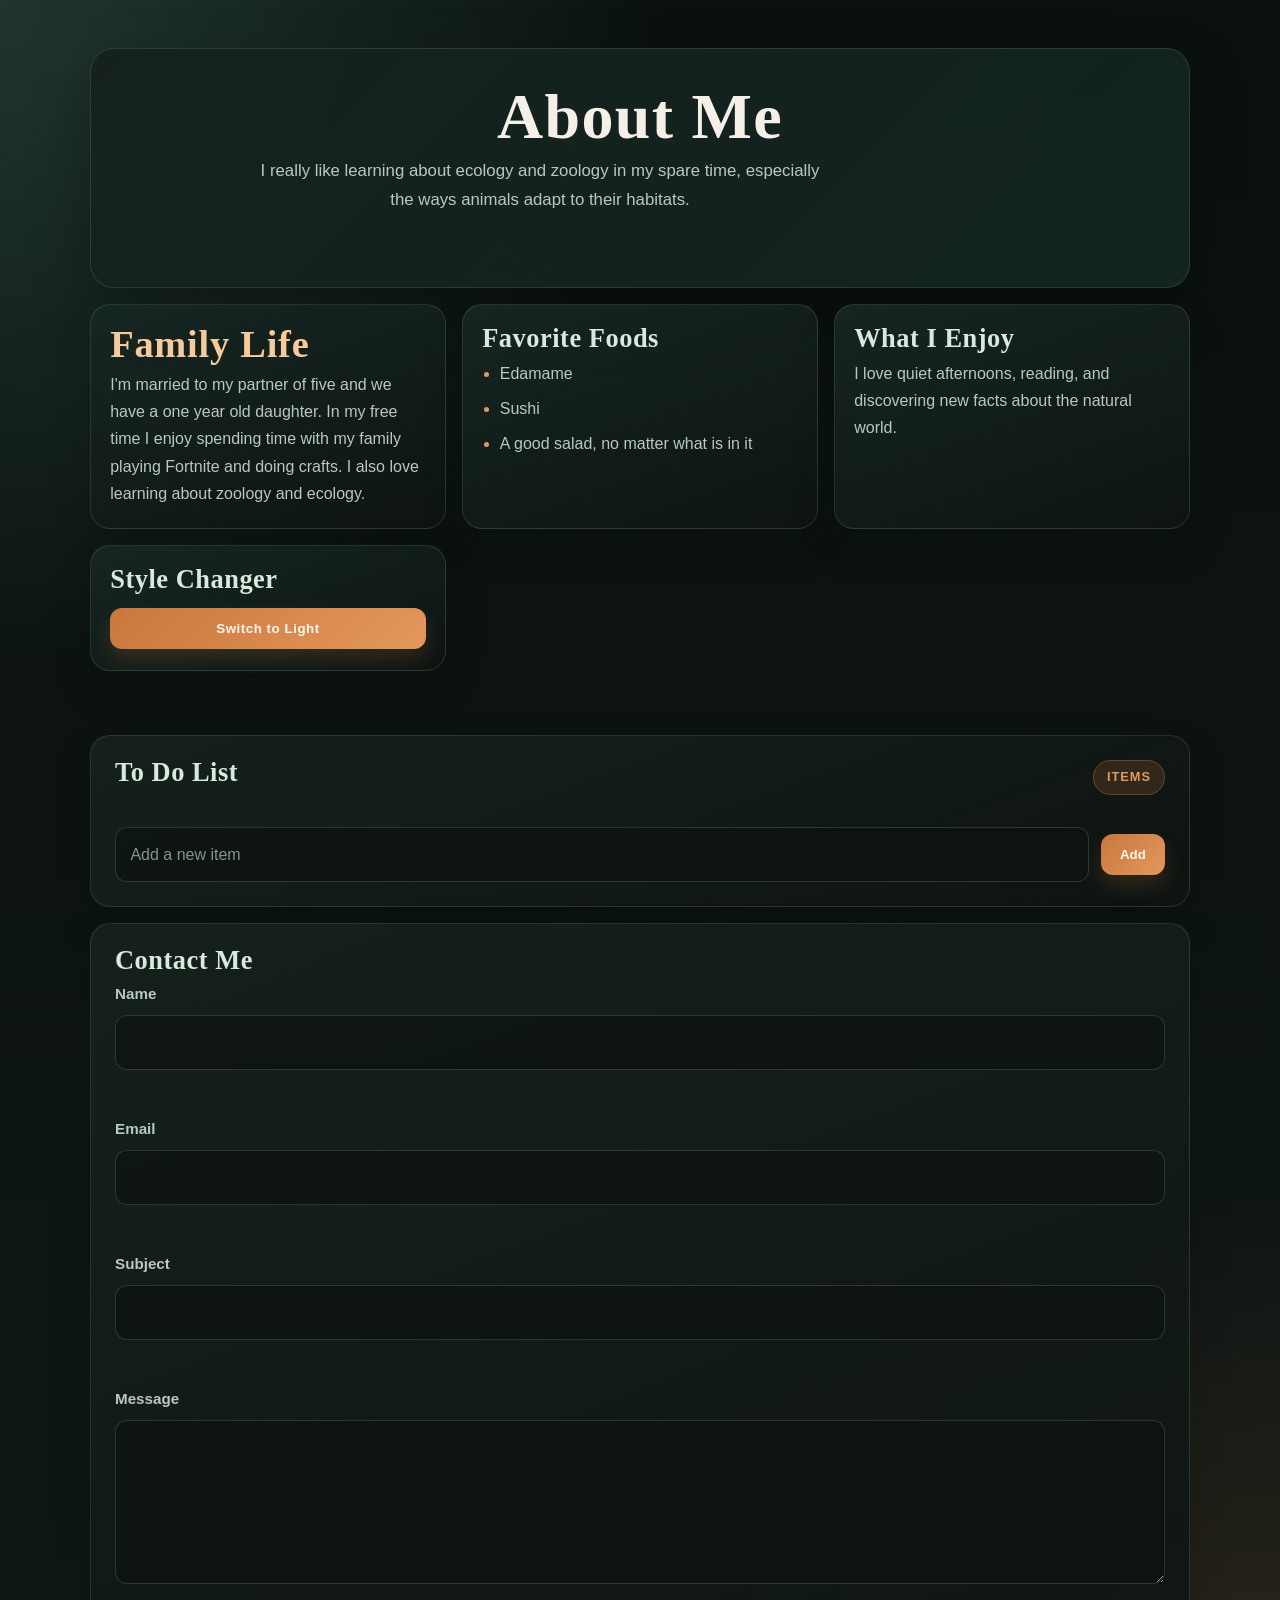
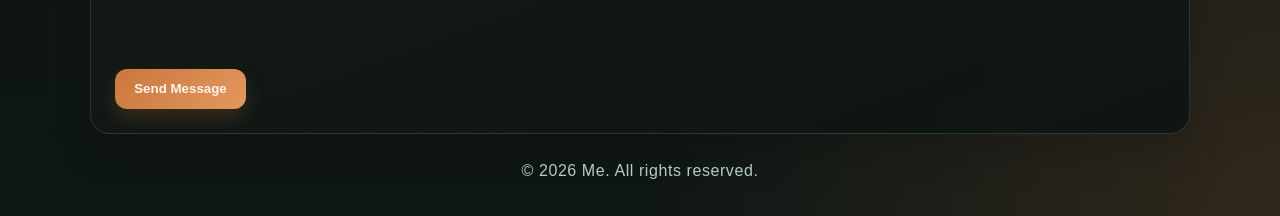
<file: index.html>
<!DOCTYPE html>
<html lang="en">
<head>
  <meta charset="UTF-8">
  <meta name="viewport" content="width=device-width, initial-scale=1.0">
  <title>About Me</title>
  <link rel="stylesheet" href="assets/css/styles.css">
  <script src="assets/JS/javascript.js" defer></script>
</head>
<body>
  <main class="page">
    <section class="hero">
      <div class="text">
        <h1>About Me</h1>
        <p>I really like learning about ecology and zoology in my spare time, especially the ways animals adapt to their habitats.</p>
      </div>
    </section>

    <section class="section-grid" aria-label="personal details">
      <article class="card">
        <h2>Family Life</h2>
        <p>I'm married to my partner of five and we have a one year old daughter. In my free time I enjoy spending time with my family playing Fortnite and doing crafts. I also love learning about zoology and ecology.</p>
      </article>

      <article class="card">
        <h3>Favorite Foods</h3>
        <ul>
          <li>Edamame</li>
          <li>Sushi</li>
          <li>A good salad, no matter what is in it</li>
        </ul>
      </article>

      <article class="card">
        <h3>What I Enjoy</h3>
        <p>I love quiet afternoons, reading, and discovering new facts about the natural world.</p>
      </article>

      <article class="card">
        <h3>Style Changer</h3>
        <button id="style-changer" type="button">Switch to Light</button>
      </article>
    </section>
  </main>

  <article class="card todo-card">
    <div class="todo-header">
      <h3>To Do List</h3>
      <span class="todo-badge">Items</span>
    </div>
    <div id="todo-list" class="todo-list" aria-live="polite"></div>
    <div class="todo-input-row">
      <input type="text" id="new-item" placeholder="Add a new item" aria-label="Add a new to-do item">
      <button id="add-item-btn" type="button">Add</button>
    </div>
  </article>

  <article class="card contact-form">
    <h3>Contact Me</h3>
    <form id="contact-form" action="mailto:annalytics.dev@gmail.com" method="post" enctype="text/plain" novalidate>
      <div class="form-group">
        <label for="name">Name</label>
        <input type="text" id="name" name="name" aria-describedby="name-error" required>
        <p id="name-error" class="form-error" aria-live="polite"></p>
      </div>
      <div class="form-group">
        <label for="email">Email</label>
        <input type="email" id="email" name="email" aria-describedby="email-error" required>
        <p id="email-error" class="form-error" aria-live="polite"></p>
      </div>
      <div class="form-group">
        <label for="subject">Subject</label>
        <input type="text" id="subject" name="subject" aria-describedby="subject-error" required>
        <p id="subject-error" class="form-error" aria-live="polite"></p>
      </div>
      <div class="form-group">
        <label for="message">Message</label>
        <textarea id="message" name="message" rows="5" aria-describedby="message-error" required></textarea>
        <p id="message-error" class="form-error" aria-live="polite"></p>
      </div>
      <p id="success-message" class="success-message" aria-live="polite"></p>
      <button type="submit">Send Message</button>
    </form>
  </article>

  <footer>
    <p>&copy; 2026 Me. All rights reserved.</p>
  </footer>
</body>
</html>
</file>
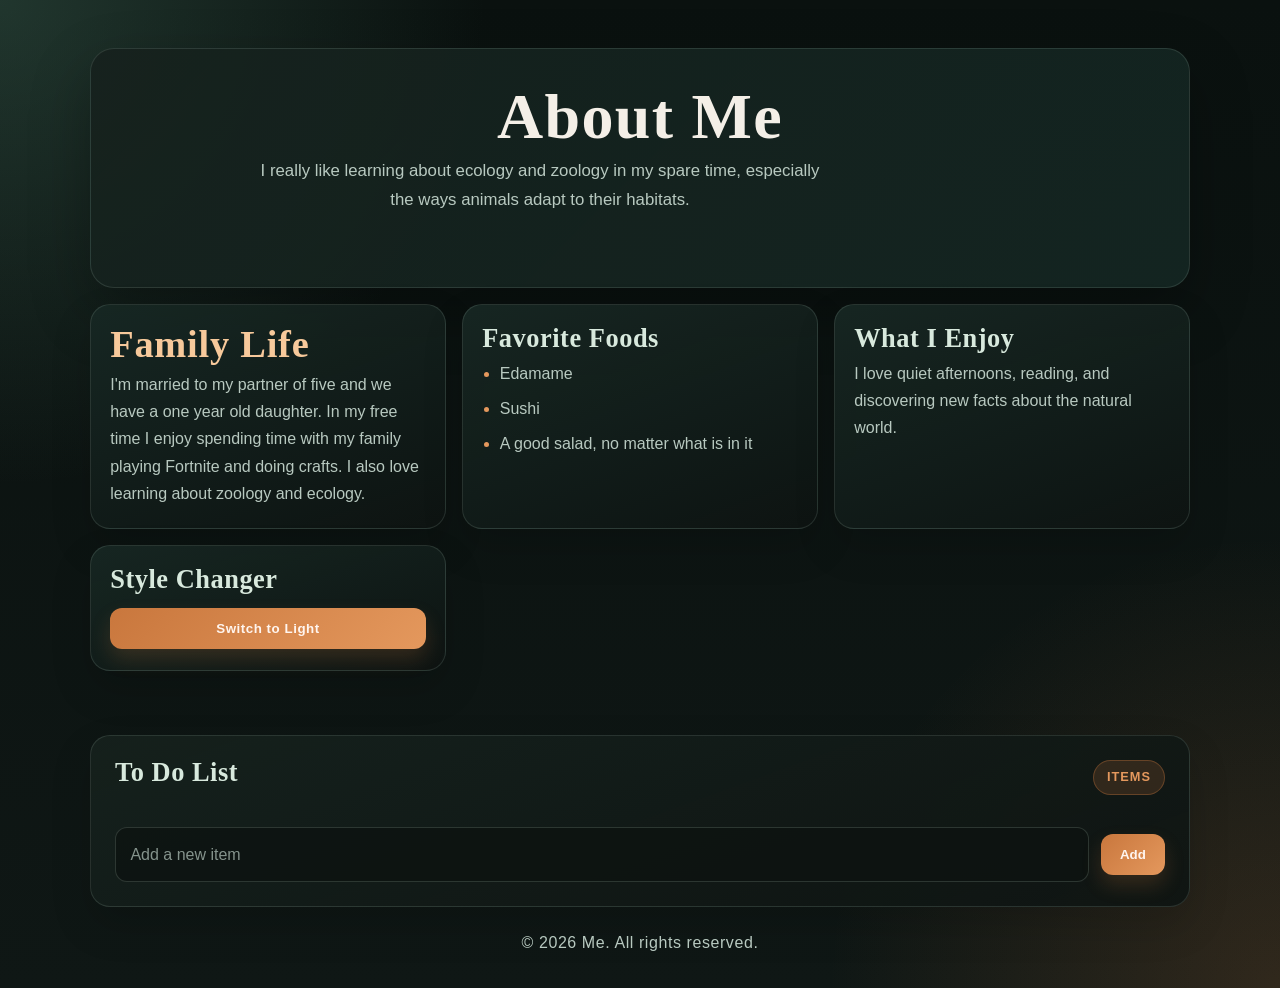
<file: aboutme.html>
<!DOCTYPE html>
<html lang="en">
<head>
  <meta charset="UTF-8">
  <meta name="viewport" content="width=device-width, initial-scale=1.0">
  <title>About Me</title>
  <link rel="stylesheet" href="assets/css/styles.css">
  <script src="assets/JS/javascript.js" defer></script>
</head>
<body>
  <main class="page">
    <section class="hero">
      <div class="text">
        <h1>About Me</h1>
        <p>I really like learning about ecology and zoology in my spare time, especially the ways animals adapt to their habitats.</p>
      </div>
    </section>

    <section class="section-grid" aria-label="personal details">
      <article class="card">
        <h2>Family Life</h2>
        <p>I'm married to my partner of five and we have a one year old daughter. In my free time I enjoy spending time with my family playing Fortnite and doing crafts. I also love learning about zoology and ecology.</p>
      </article>

      <article class="card">
        <h3>Favorite Foods</h3>
        <ul>
          <li>Edamame</li>
          <li>Sushi</li>
          <li>A good salad, no matter what is in it</li>
        </ul>
      </article>

      <article class="card">
        <h3>What I Enjoy</h3>
        <p>I love quiet afternoons, reading, and discovering new facts about the natural world.</p>
      </article>

      <article class="card">
        <h3>Style Changer</h3>
        <button id="style-changer" type="button">Change Style</button>
      </article>
    </section>
  </main>

  <article class="card todo-card">
    <div class="todo-header">
      <h3>To Do List</h3>
      <span class="todo-badge">Items</span>
    </div>
    <div id="todo-list" class="todo-list" aria-live="polite"></div>
    <div class="todo-input-row">
      <input type="text" id="new-item" placeholder="Add a new item" aria-label="Add a new to-do item">
      <button id="add-item-btn" type="button">Add</button>
    </div>
  </article>

  <footer>
    <p>&copy; 2026 Me. All rights reserved.</p>
  </footer>
</body>
</html>
</file>
<file: assets/css/styles.css>
:root {
  color-scheme: dark;
  --bg: #0f1715;
  --bg-deep: #0a110f;
  --panel: rgba(15, 26, 22, 0.9);
  --panel-strong: #172b27;
  --panel-soft: rgba(32, 48, 42, 0.8);
  --text: #edf5ee;
  --muted: #b8c9c0;
  --accent: #c9773d;
  --accent-strong: #e4985d;
  --accent-soft: rgba(201, 119, 61, 0.18);
  --green: #4b7b67;
  --green-deep: #24453a;
  --green-soft: rgba(75, 123, 103, 0.2);
  --line: rgba(170, 194, 180, 0.16);
  --shadow: rgba(0, 0, 0, 0.28);
  font-family: "Segoe UI", "Helvetica Neue", Arial, sans-serif;
}

body[data-theme="light"] {
  color-scheme: light;
  --bg: #f4eee6;
  --bg-deep: #e8dfd4;
  --panel: rgba(255, 250, 243, 0.9);
  --panel-strong: #f3e9dc;
  --panel-soft: rgba(223, 210, 191, 0.75);
  --text: #1f2b28;
  --muted: #42544d;
  --accent: #bb6423;
  --accent-strong: #d9823d;
  --accent-soft: rgba(187, 100, 35, 0.14);
  --green: #4a7162;
  --green-deep: #234338;
  --green-soft: rgba(74, 113, 98, 0.18);
  --line: rgba(31, 43, 40, 0.12);
  --shadow: rgba(62, 42, 20, 0.12);
}

* {
  box-sizing: border-box;
}

html {
  scroll-behavior: smooth;
}

body {
  margin: 0;
  min-height: 100vh;
  background:
    radial-gradient(circle at top left, rgba(75, 123, 103, 0.35), transparent 30%),
    radial-gradient(circle at bottom right, rgba(201, 119, 61, 0.18), transparent 28%),
    linear-gradient(180deg, var(--bg-deep), var(--bg));
  color: var(--text);
  line-height: 1.7;
  overflow-x: hidden;
}

img {
  max-width: 100%;
  display: block;
}

.page {
  max-width: 1100px;
  margin: 0 auto;
  padding: 1.25rem;
}

.hero {
  display: flex;
  flex-direction: column;
  justify-content: center;
  gap: 1.25rem;
  margin-top: 1rem;
  padding: 1.5rem;
  border: 1px solid var(--line);
  border-radius: 24px;
  background: linear-gradient(135deg, rgba(22, 33, 29, 0.92), rgba(20, 39, 35, 0.9));
  box-shadow: 0 24px 60px var(--shadow);
  min-height: 240px;
}

.text {
  text-align: center;
  width: 100%;
}

h1, h2, h3 {
  margin: 0 0 0.55rem;
  color: var(--text);
  font-family: "Georgia", "Times New Roman", serif;
  font-weight: 600;
  letter-spacing: 0.02em;
  line-height: 0.95;
}

h1 {
  font-size: clamp(2.8rem, 5vw, 5rem);
  color: #f4efe7;
}

h2 {
  font-size: clamp(2rem, 3vw, 2.8rem);
  color: #f7c99b;
}

h3 {
  font-size: clamp(1.65rem, 2vw, 2.2rem);
  color: #d8e9dd;
}

p, li {
  margin: 0;
  color: var(--muted);
  font-size: 1rem;
}

.text p {
  max-width: 60ch;
  margin: 0 auto;
  font-size: 1.05rem;
}

.section-grid {
  display: grid;
  grid-template-columns: 1fr;
  gap: 1rem;
  margin-top: 1rem;
}

.card {
  background: linear-gradient(160deg, rgba(23, 39, 35, 0.96), rgba(14, 20, 18, 0.92));
  border: 1px solid var(--line);
  border-radius: 20px;
  padding: 1.3rem 1.2rem;
  box-shadow: 0 18px 40px rgba(0, 0, 0, 0.15);
  transition: transform 0.2s ease, border-color 0.2s ease;
}

.card:hover {
  transform: translateY(-2px);
  border-color: rgba(201, 119, 61, 0.4);
}

.card p,
.card li {
  color: var(--muted);
}

ul {
  margin: 0;
  padding-left: 1.1rem;
  display: grid;
  gap: 0.5rem;
}

li::marker {
  color: var(--accent-strong);
}

.todo-card {
  max-width: 1100px;
  margin: 1rem auto 0;
  padding: 1.5rem;
  background: linear-gradient(160deg, rgba(22, 33, 29, 0.96), rgba(14, 20, 18, 0.9));
}

.todo-header {
  display: flex;
  align-items: center;
  justify-content: space-between;
  gap: 1rem;
  margin-bottom: 1rem;
}

.todo-badge {
  display: inline-flex;
  align-items: center;
  justify-content: center;
  min-width: 72px;
  padding: 0.35rem 0.7rem;
  border-radius: 999px;
  background: var(--accent-soft);
  border: 1px solid rgba(201, 119, 61, 0.35);
  color: var(--accent-strong);
  font-size: 0.8rem;
  font-weight: 700;
  letter-spacing: 0.08em;
  text-transform: uppercase;
}

.todo-list {
  display: grid;
  gap: 0.75rem;
  margin-bottom: 1rem;
}

.todo-item {
  display: flex;
  align-items: center;
  gap: 0.8rem;
  padding: 0.8rem 0.9rem;
  background: rgba(19, 29, 25, 0.9);
  border: 1px solid var(--line);
  border-radius: 12px;
  color: var(--text);
}

.todo-item span {
  flex: 1;
  color: var(--muted);
  word-break: break-word;
}

.todo-item .completed {
  color: rgba(184, 201, 192, 0.6);
  text-decoration: line-through;
  text-decoration-thickness: 2px;
  text-decoration-color: var(--accent-strong);
}

.todo-check {
  width: 1.3rem;
  height: 1.3rem;
  border-radius: 50%;
  border: 1px solid rgba(201, 119, 61, 0.6);
  background: rgba(201, 119, 61, 0.08);
  color: var(--accent-strong);
  font-weight: 800;
  line-height: 1;
  cursor: pointer;
}

.todo-delete {
  border: 1px solid rgba(201, 119, 61, 0.4);
  background: rgba(201, 119, 61, 0.12);
  color: var(--accent-strong);
  border-radius: 10px;
  padding: 0.45rem 0.75rem;
  font-weight: 700;
  cursor: pointer;
  transition: all 0.2s ease;
}

.todo-delete:hover {
  background: rgba(201, 119, 61, 0.2);
  transform: translateY(-1px);
}

.todo-input-row {
  display: flex;
  gap: 0.75rem;
  align-items: center;
}

.todo-input-row input {
  flex: 1;
  border: 1px solid rgba(170, 194, 180, 0.2);
  background: rgba(13, 19, 17, 0.8);
  color: var(--text);
  border-radius: 12px;
  padding: 0.8rem 0.9rem;
  font: inherit;
}

.todo-input-row input::placeholder {
  color: rgba(184, 201, 192, 0.7);
}

.todo-input-row input:focus {
  outline: 2px solid rgba(201, 119, 61, 0.4);
  border-color: rgba(201, 119, 61, 0.5);
}

.contact-form {
  max-width: 1100px;
  margin: 1rem auto 0;
  padding: 1.5rem;
  background: linear-gradient(160deg, rgba(22, 33, 29, 0.96), rgba(14, 20, 18, 0.9));
}

.contact-form form {
  display: grid;
  gap: 1rem;
}

.form-group {
  display: grid;
  gap: 0.5rem;
}

.form-group label {
  color: var(--muted);
  font-size: 0.95rem;
  font-weight: 600;
}

.form-error,
.success-message {
  min-height: 1.2rem;
  margin: 0.2rem 0 0;
  font-size: 0.85rem;
  line-height: 1.4;
}

.form-error {
  color: #ff7b72;
}

.success-message {
  color: #a7f3b0;
  font-weight: 600;
}

.contact-form input,
.contact-form textarea {
  width: 100%;
  border: 1px solid rgba(170, 194, 180, 0.2);
  background: rgba(13, 19, 17, 0.8);
  color: var(--text);
  border-radius: 12px;
  padding: 0.8rem 0.9rem;
  font: inherit;
  transition: border-color 0.2s ease, box-shadow 0.2s ease, transform 0.2s ease;
}

.contact-form input.invalid,
.contact-form textarea.invalid {
  border-color: #ff6b6b;
  box-shadow: 0 0 0 2px rgba(255, 107, 107, 0.12);
}

.contact-form textarea {
  min-height: 140px;
  resize: vertical;
}

.contact-form input::placeholder,
.contact-form textarea::placeholder {
  color: rgba(184, 201, 192, 0.7);
}

.contact-form input:focus,
.contact-form textarea:focus {
  outline: 2px solid rgba(201, 119, 61, 0.4);
  border-color: rgba(201, 119, 61, 0.5);
}

.contact-form button[type="submit"] {
  justify-self: start;
  border: none;
  border-radius: 12px;
  background: linear-gradient(135deg, var(--accent), var(--accent-strong));
  color: #fff5ef;
  font-weight: 700;
  padding: 0.8rem 1.2rem;
  cursor: pointer;
  box-shadow: 0 10px 20px rgba(201, 119, 61, 0.2);
  transition: transform 0.2s ease, filter 0.2s ease;
}

.contact-form button[type="submit"]:hover {
  filter: brightness(1.05);
  transform: translateY(-1px);
}

.contact-form button[type="submit"]:focus-visible {
  outline: 2px solid rgba(201, 119, 61, 0.5);
  outline-offset: 2px;
}

#style-changer,
.todo-input-row button {
  border: none;
  border-radius: 12px;
  background: linear-gradient(135deg, var(--accent), var(--accent-strong));
  color: #fff5ef;
  font-weight: 700;
  padding: 0.8rem 1.2rem;
  cursor: pointer;
  box-shadow: 0 10px 20px rgba(201, 119, 61, 0.2);
  transition: transform 0.2s ease, filter 0.2s ease;
}

#style-changer {
  width: 100%;
  margin-top: 0.5rem;
  letter-spacing: 0.04em;
}

#style-changer:hover,
.todo-input-row button:hover {
  filter: brightness(1.05);
  transform: translateY(-1px);
}

#style-changer:focus-visible,
.todo-input-row button:focus-visible,
.todo-input-row input:focus-visible {
  outline: 2px solid rgba(201, 119, 61, 0.5);
  outline-offset: 2px;
}

footer {
  text-align: center;
  padding: 1.4rem 0 2rem;
  color: rgba(237, 245, 238, 0.7);
  font-size: 0.9rem;
  letter-spacing: 0.04em;
}

@media (min-width: 768px) {
  .page {
    padding: 1.5rem;
  }

  .hero {
    align-items: center;
    gap: 1.5rem;
    padding: 2rem;
  }

  .text {
    text-align: center;
    flex: 1;
    max-width: 760px;
  }

  .text p {
    margin: 0;
  }

  .section-grid {
    grid-template-columns: repeat(2, minmax(0, 1fr));
  }

  .todo-card {
    margin-top: 1.5rem;
  }
}

@media (min-width: 1200px) {
  .page {
    padding: 2rem 0 2.5rem;
  }

  .hero {
    padding: 2.4rem 2.2rem;
    gap: 2rem;
  }

  .section-grid {
    grid-template-columns: repeat(3, minmax(0, 1fr));
  }
}

.contact-link {
  color: var(--accent-strong);
  text-decoration: none;
  font-weight: 700;
  transition: all 0.2s ease;
}
</file>
